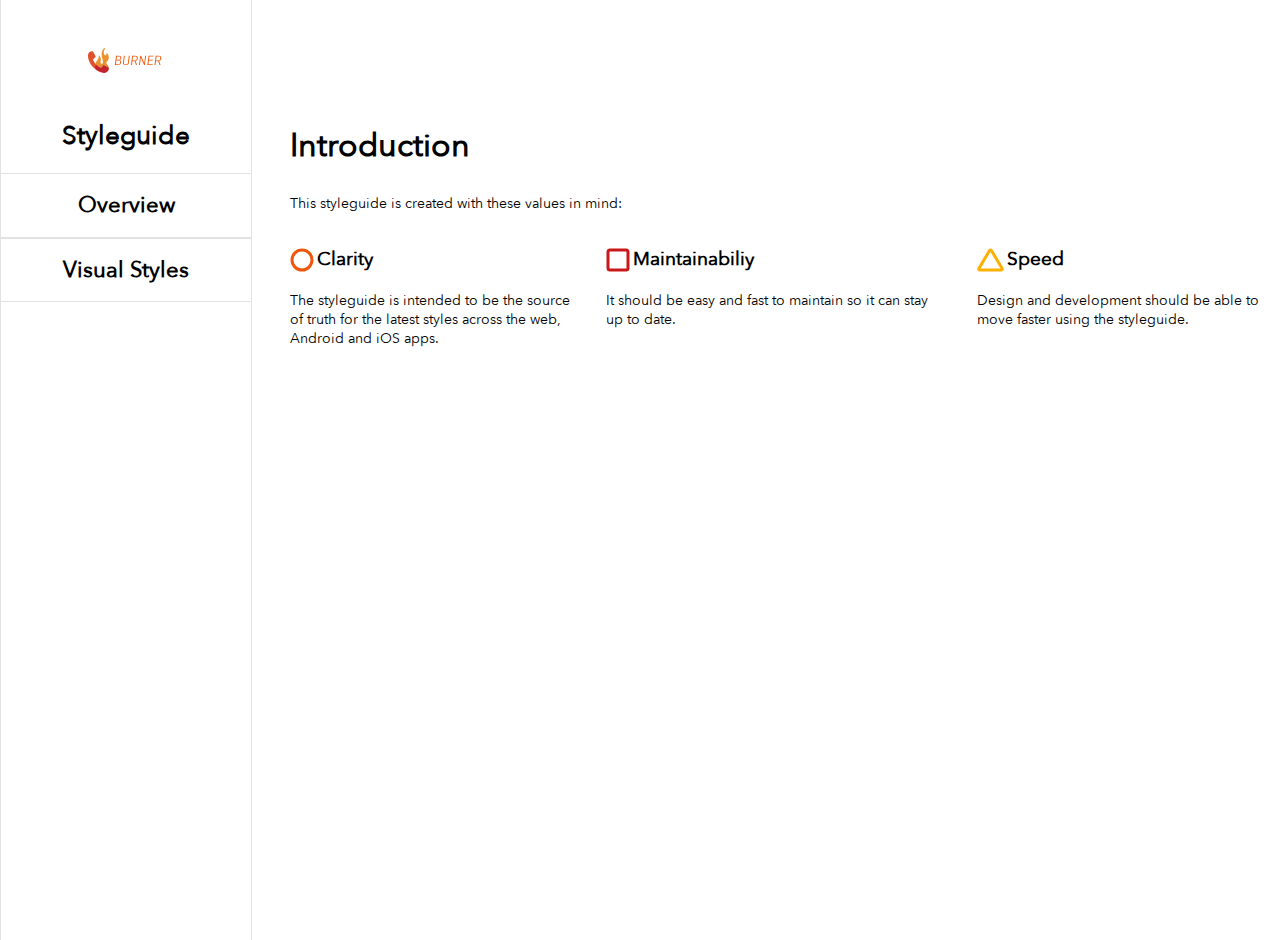
<file: burner_styleguide/index.html>
<!DOCTYPE html>
<html lang="en">
<head>
	<meta charset="UTF-8">
	<title>Style Guide - Burner</title>
	<meta name="viewport" content="width=device-width, initial-scale=1">
	<link href="https://fonts.googleapis.com/css?family=Roboto:100,100i,300,300i,400,400i,500,500i,700,700i,900,900i" rel="stylesheet">
	<link rel="stylesheet" href="css/stylesheet.css">
</head>


<!-- font-family: 'Roboto', sans-serif;
Change to Avenir Next font -->


<body>


	<!-- All <ul> are drop downs that will be hidden using js.
	Links will all have hover effects -->
	<nav class="sidebar">
		<a href="https://www.burnerapp.com">
			<img src="images/logos/logo_burner_square.svg" alt="Burner Logo Link">
		</a>
		<!-- <a class="hamburger" href=""><i class="fa fa-bars"></i></a> -->
		<h2>Styleguide</h2>
		<a href="#" class="nav-links" id="overview">Overview</a>
		<ul class="sub-menu">
			<li><a href="#" class="nav-links update-view">Introduction</a></li>
			<li><a href="#" class="nav-links update-view">Code Guidelines</a></li>
		</ul>
		<a href="#" class="nav-links" id="visual-styles">Visual Styles</a>
		<ul class="sub-menu">
			<li><a href="#" class="nav-links update-view">Colors</a></li>
			<li><a href="#" class="nav-links update-view">Typography</a></li>
			<li><a href="#" class="nav-links update-view">Logos</a></li>
		</ul>
	</nav>

	<section class="main-content">
		<article id="Introduction">
			<h1>Introduction</h1>
			<p>This styleguide is created with these values in mind:</p>
			<div id= "intro">
			<div>
				<h3><img src="images/icons/icon_circle.svg" alt="circle">Clarity</h3>
				<p>The styleguide is intended to be the source of truth for the latest styles across the web, Android and iOS apps.</p>
			</div>
			<div>
				<h3><img src="images/icons/icon_rectangle.svg" alt="rectangle">Maintainabiliy</h3>
				<p>It should be easy and fast to maintain so it can stay up to date.</p>
			</div>
			<div>
				<h3><img src="images/icons/icon_triangle.svg" alt="triangle">Speed</h3>
				<p>Design and development should be able to move faster using the styleguide.</p>
			</div>
			</div>
		</article>

		<!-- ALl articles will be hidden by js and unhidden when you click their link from the sidebar.
		The colors are going to be generated by using the hexcode being read from html -->
		<article id="Guidelines" class="sub-article">

				<h2>Code Guidelines</h2>
				<p>Lorem ipsum dolor sit amet, consectetur adipiscing elit, sed do eiusmod tempor incididunt ut labore et dolore magna aliqua. Ut enim ad minim veniam, quis nostrud exercitation ullamco laboris nisi ut aliquip ex ea commodo consequat. Duis aute irure dolor in reprehenderit in voluptate velit esse cillum dolore eu fugiat nulla pariatur. Excepteur sint occaecat cupidatat non proident, sunt in culpa qui officia deserunt mollit anim id est laborum.</p>

		</article>

		<article id="Colors" class="sub-article">
			<h2>Brand Colors</h2>
				<h3>Background</h3>
				<div class= "background color-grid">
				<p>#e45620</p>
				<p>#e4252b</p>
				<p>#eb922f</p>
				</div>
				<h3>Greys</h3>
				<div class= "greys color-grid">
				<p>#f6f6f6</p>
				<p>#e2e2e2</p>
				<p>#a0a0a0</p>
				<p>#7b7b7b</p>
				<p>#4d4d4d</p>
				</div>
				<h3>Customization Color Grid</h3>
				<div class= "customization color-grid">
				<p>#55aed7</p>
				<p>#4897b2</p>
				<p>#39768d</p>
				<p>#295565</p>
				<p>#3274fe</p>
				<p>#2d66d4</p>
				<p>#2351a7</p>
				<p>#193b7a</p>
				<p>#7523bb</p>
				<p>#5d1d9c</p>
				<p>#49177b</p>
				<p>#351159</p>
				<p>#a12e69</p>
				<p>#852659</p>
				<p>#691e47</p>
				<p>#4c1733</p>
				<p>#d93018</p>
				<p>#bd1500</p>
				<p>#971100</p>
				<p>#6c0c00</p>
				<p>#e55100</p>
				<p>#c03c00</p>
				<p>#982f00</p>
				<p>#501802</p>
				<p>#ec9303</p>
				<p>#c36f03</p>
				<p>#995905</p>
				<p>#6f4006</p>
				<p>#f1af0c</p>
				<p>#c58a09</p>
				<p>#9b6d0a</p>
				<p>#704d08</p>
				<p>#c1aa12</p>
				<p>#ad9910</p>
				<p>#8b790f</p>
				<p>#65580d</p>
				<p>#a49e1b</p>
				<p>#938e18</p>
				<p>#767314</p>
				<p>#56530d</p>
				<p>#99bb44</p>
				<p>#819c39</p>
				<p>#4a5920</p>
				<p>#364017</p>
				<p>#aeaeae</p>
				<p>#a1a1a1</p>
				<p>#858585</p>
				<p>#6e6e6e</p>
				<p>#525252</p>
				<p>#363636</p>
				<p>#1d1d1d</p>
				<p>#090909</p>
			</div>
		</article>

		<article id="Typography" class="sub-article">
			<div class= "web-text">
				<h2>Web</h2>
				<h1>H1 Avenir Next 300 Wt // 2em // Line Height 1.6em #000</h1>
				<h2>H2 Avenir Next 300 Wt // 1.6em // Line Height 1.2em #000</h2>
				<p>Text Input Avenir Next 300 Wt // 1.4em // Line Height 1em #000</p>
				<p>Placeholder Avenir Next 300 Wt // 1.4em // Line Height 1em #a0a0a0</p>
				<p id="button">Button Avenir Next 600 Wt // 1.4em // Line Height 1em #fff (on #e45620 bg)</p>
				<p>Paragraph/Radio Buttons Avenir Next // 300 Wt // 1em // Line Height 0.8em #000</p>
				<p>Link Avenire Next // 600 Wt // 0.75em // Line Height 0.5em #e45620</p>
				<p>Help Text Avenir Next // 300 Wt // 0.75em // Line Height 0.5em #000</p>
			</div>
		</article>

		<article id="Logos" class="sub-article">
			<h2>Main Logos</h2>
			<img src="images/logos/logo_burner_primary.svg" alt="primary">
			<p>Primary Logo</p>
			<img src="images/logos/logo_burner_square.svg" alt="square">
			<p>Square Logo</p>
			<!-- <img src="#" alt="">
			<img src="#" alt="">
			<img src="#" alt="">
			<img src="#" alt=""> -->
		</article>


	</section>

	<script
	src="https://code.jquery.com/jquery-3.2.1.min.js"
	integrity="sha256-hwg4gsxgFZhOsEEamdOYGBf13FyQuiTwlAQgxVSNgt4="
	crossorigin="anonymous"></script>
	<script src="js/main.js"></script>


</body>
</file>
<file: burner_styleguide/css/stylesheet.css>
body {
  font-family: 'avenirNext', sans-serif;
  -webkit-font-smoothing: antialiased;
    display: flex;
    justify-content: space-between;
    position: relative;
    margin: 0;
    font-size: 16px;
    font-weight: 300;

}

h1 {
  font-size: 2em;
  line-height: 1.6em;
}

@font-face {
    font-family: 'avenirNext';
    src: url('../fonts/Avenir/AvenirNext-Regular.ttf');
}
/*background-color: #f6f6f6;*/

nav {
  width: 250px;
  max-height: 100vh;
  min-height: 100vh;
  position: absolute;
  top: 0;
  left: 0;
  padding: 20px 0;
  text-align: center;
  border-style: solid;
  border-width: thin;
  border-color: #e2e2e2;
  border-top: 0;
  border-bottom: 0;
}

/*.hamburger {
	display: none;
	font-size: 20px;
	margin: 10px 0;
	padding-left: 20px;
}*/

h2 {
font-size: 1.6em;
line-height: 1.2em;
}

.main-content {
  padding-top: 100px;
  margin-left: 290px;
}

#button {
  background-color: #e45620;
  color: #fff;
  font-weight: 600;
  font-size: 1.4em;
  line-height: 1em;
}


img {
  vertical-align: middle;
  padding-right: 3px;
}
/*button:hover {
	font-weight: 600;
}*/

a {
  text-decoration: none;
  color: #000;
  font-weight: 600;
  font-size: 1.4em;
  line-height: 1em;
}

.nav-links {
  list-style: none;
  border-style: solid;
  border-width: thin;
  border-color: #e2e2e2;
  /*transition: all 300ms ease-in-out;*/
  border-right: 0;
  border-left: 0;
  padding: 20px;
  display: block;
  transition: all 0.3s ease-in-out;
}

.sub-menu .update-view {
  border:none;
  font-size: 1.4em;
  line-height: 1em;
}
a:hover {
  color: #e45620;
}

/*a:visited {
  color: #7b7b7b;
}*/

ul {
  padding: 0;
  margin: 0;
  display:none;
}

li {
  border: none;
  background-color: #f6f6f6;
}

#intro {
  display: grid;
  grid-gap: 2em;
}

#intro div:nth-of-type(1) {
  grid-column: 1;
  grid-row: 1;
}

#intro div:nth-of-type(2) {
  grid-column: 2;
  grid-row: 1;
}

#intro div:nth-of-type(3) {
  grid-column: 3;
  grid-row: 1;
}


p {
  font-size: 14px;
}

.sub-article {
  display: none;
}


.color-grid {
  display: grid;
  grid-auto-columns: 140px;

}

/*.color-grid h2 {
  grid-column: 1;
  grid-row: 1;
}

.color-grid h3:nth-of-type(1) {
  grid-column: 1;
  grid-row: 2;
}

.color-grid h3:nth-of-type(2) {
  grid-column: 1;
  grid-row: 4;
}*/

.color-grid p {
  width: 100px;
  height: 100px;
  text-align: center;
  display: flex;
  align-items: center;
  justify-content: center;

}

.background, .customization {
  color: #f6f6f6;
}

.background p:nth-of-type(1) {
  background-color: #e45620;
  grid-column: 1;
  grid-row: 1;
}

.background p:nth-of-type(2) {
  background-color: #e4252b;
  grid-column: 2;
  grid-row: 1;
}

.background p:nth-of-type(3) {
  background-color: #eb922f;
  grid-column: 3;
  grid-row: 1;
}

.greys p:nth-of-type(1) {
  background-color: #f6f6f6;
  grid-column: 1;
  grid-row: 1;
  border-color: #000000;
}

.greys p:nth-of-type(2) {
  background-color: #e2e2e2;
  grid-column: 2;
  grid-row: 1;
}

.greys p:nth-of-type(3) {
  background-color: #a0a0a0;
  grid-column: 3;
  grid-row: 1;
}

.greys p:nth-of-type(4) {
  background-color: #7b7b7b;
  grid-column: 4;
  grid-row: 1;
}

.greys p:nth-of-type(5) {
  background-color: #4d4d4d;
  grid-column: 5;
  grid-row: 1;
}

/*.color-grid h3:nth-of-type(3) {
  grid-column: 1;
  grid-row: 6;
}*/



.customization p:nth-of-type(1) {
  background-color: #55aed7;
  grid-column: 1;
  grid-row: 1;
}

.customization p:nth-of-type(2) {
  background-color: #4897b2;
  grid-column: 2;
  grid-row: 1;
}

.customization p:nth-of-type(3) {
  background-color: #39768d;
  grid-column: 3;
  grid-row: 1;
}

.customization p:nth-of-type(4) {
  background-color: #295565;
  grid-column: 4;
  grid-row: 1;
}

.customization p:nth-of-type(5) {
  background-color: #3274fe;
  grid-column: 1;
  grid-row: 2;
}

.customization p:nth-of-type(6) {
  background-color: #2d66d4;
  grid-column: 2;
  grid-row: 2;
}

.customization p:nth-of-type(7) {
  background-color: #2351a7;
  grid-column: 3;
  grid-row: 2;
}

.customization p:nth-of-type(8) {
  background-color: #193b7a;
  grid-column: 4;
  grid-row: 2;
}

.customization p:nth-of-type(9) {
  background-color: #7523bb;
  grid-column: 1;
  grid-row: 3;
}

.customization p:nth-of-type(10) {
  background-color: #5d1d9c;
  grid-column: 2;
  grid-row: 3;
}

.customization p:nth-of-type(11) {
  background-color: #49177b;
  grid-column: 3;
  grid-row: 3;
}

.customization p:nth-of-type(12) {
  background-color: #351159;
  grid-column: 4;
  grid-row: 3;
}

.customization p:nth-of-type(13) {
  background-color: #a12e69;
  grid-column: 1;
  grid-row: 4;
}

.customization p:nth-of-type(14) {
  background-color: #852659;
  grid-column: 2;
  grid-row: 4;
}

.customization p:nth-of-type(15) {
  background-color: #691e47;
  grid-column: 3;
  grid-row: 4;
}

.customization p:nth-of-type(16) {
  background-color: #4c1733;
  grid-column: 4;
  grid-row: 4;
}

.customization p:nth-of-type(17) {
  background-color: #d93018;
  grid-column: 1;
  grid-row: 5;
}

.customization p:nth-of-type(18) {
  background-color: #bd1500;
  grid-column: 2;
  grid-row: 5;
}

.customization p:nth-of-type(19) {
  background-color: #971100;
  grid-column: 3;
  grid-row: 5;
}

.customization p:nth-of-type(20) {
  background-color: #6c0c00;
  grid-column: 4;
  grid-row: 5;
}

.customization p:nth-of-type(21) {
  background-color: #e55100;
  grid-column: 1;
  grid-row: 6;
}

.customization p:nth-of-type(22) {
  background-color: #c03c00;
  grid-column: 2;
  grid-row: 6;
}

.customization p:nth-of-type(23) {
  background-color: #982f00;
  grid-column: 3;
  grid-row: 6;
}

.customization p:nth-of-type(24) {
  background-color: #501802;
  grid-column: 4;
  grid-row: 6;
}

.customization p:nth-of-type(25) {
  background-color: #ec9303;
  grid-column: 1;
  grid-row: 7;
}

.customization p:nth-of-type(26) {
  background-color: #c36f03;
  grid-column: 2;
  grid-row: 7;
}

.customization p:nth-of-type(27) {
  background-color: #995905;
  grid-column: 3;
  grid-row: 7;
}

.customization p:nth-of-type(28) {
  background-color: #6f4006;
  grid-column: 4;
  grid-row: 7;
}

.customization p:nth-of-type(29) {
  background-color: #f1af0c;
  grid-column: 1;
  grid-row: 8;
}

.customization p:nth-of-type(30) {
  background-color: #c58a09;
  grid-column: 2;
  grid-row: 8;
}

.customization p:nth-of-type(31) {
  background-color: #9b6d0a;
  grid-column: 3;
  grid-row: 8;
}

.customization p:nth-of-type(32) {
  background-color: #704d08;
  grid-column: 4;
  grid-row: 8;
}

.customization p:nth-of-type(33) {
  background-color: #c1aa12;
  grid-column: 1;
  grid-row: 9;
}

.customization p:nth-of-type(34) {
  background-color: #ad9910;
  grid-column: 2;
  grid-row: 9;
}

.customization p:nth-of-type(35) {
  background-color: #8b790f;
  grid-column: 3;
  grid-row: 9;
}

.customization p:nth-of-type(36) {
  background-color: #65580d;
  grid-column: 4;
  grid-row: 9;
}

.customization p:nth-of-type(37) {
  background-color: #a49e1b;
  grid-column: 1;
  grid-row: 10;
}

.customization p:nth-of-type(38) {
  background-color: #938e18;
  grid-column: 2;
  grid-row: 10;
}

.customization p:nth-of-type(39) {
  background-color: #767314;
  grid-column: 3;
  grid-row: 10;
}

.customization p:nth-of-type(40) {
  background-color: #56530d;
  grid-column: 4;
  grid-row: 10;
}

.customization p:nth-of-type(41) {
  background-color: #99bb44;
  grid-column: 1;
  grid-row: 11;
}

.customization p:nth-of-type(42) {
  background-color: #819c39;
  grid-column: 2;
  grid-row: 11;
}

.customization p:nth-of-type(43) {
  background-color: #4a5920;
  grid-column: 3;
  grid-row: 11;
}

.customization p:nth-of-type(44) {
  background-color: #364017;
  grid-column: 4;
  grid-row: 11;
}

.customization p:nth-of-type(45) {
  background-color: #aeaeae;
  grid-column: 1;
  grid-row: 12;
}

.customization p:nth-of-type(46) {
  background-color: #a1a1a1;
  grid-column: 2;
  grid-row: 12;
}

.customization p:nth-of-type(47) {
  background-color: #858585;
  grid-column: 3;
  grid-row: 12;
}

.customization p:nth-of-type(48) {
  background-color: #6e6e6e;
  grid-column: 4;
  grid-row: 12;
}

.customization p:nth-of-type(49) {
  background-color: #525252;
  grid-column: 1;
  grid-row: 13;
}

.customization p:nth-of-type(50) {
  background-color: #363636;
  grid-column: 2;
  grid-row: 13;
}

.customization p:nth-of-type(51) {
  background-color: #1d1d1d;
  grid-column: 3;
  grid-row: 13;
}

.customization p:nth-of-type(52) {
  background-color: #090909;
  grid-column: 4;
  grid-row: 13;
}






.web-text {
  display: grid;
}











/*---------------------------------------------------------------------*/

/*@media screen and (max-width: 992px){
  div {
    width: 100%;
  }
}*/


@media screen and (max-width 660px){
  /*#intro {
    display: grid;
    grid-gap: 2em;
  }*/

  /*#intro div:nth-of-type(1) {
    grid-column: 1;
    grid-row: 1;
  }

  #intro div:nth-of-type(2) {
    grid-column: 1;
    grid-row: 2;
  }

  #intro div:nth-of-type(3) {
    grid-column: 1;
    grid-row: 3;
  }*/
}

/*@media screen and (max-width: 450px) {
  .hamburger {
    display: block;
    text-align: right;
		margin: 20px;
  }*/
</file>
